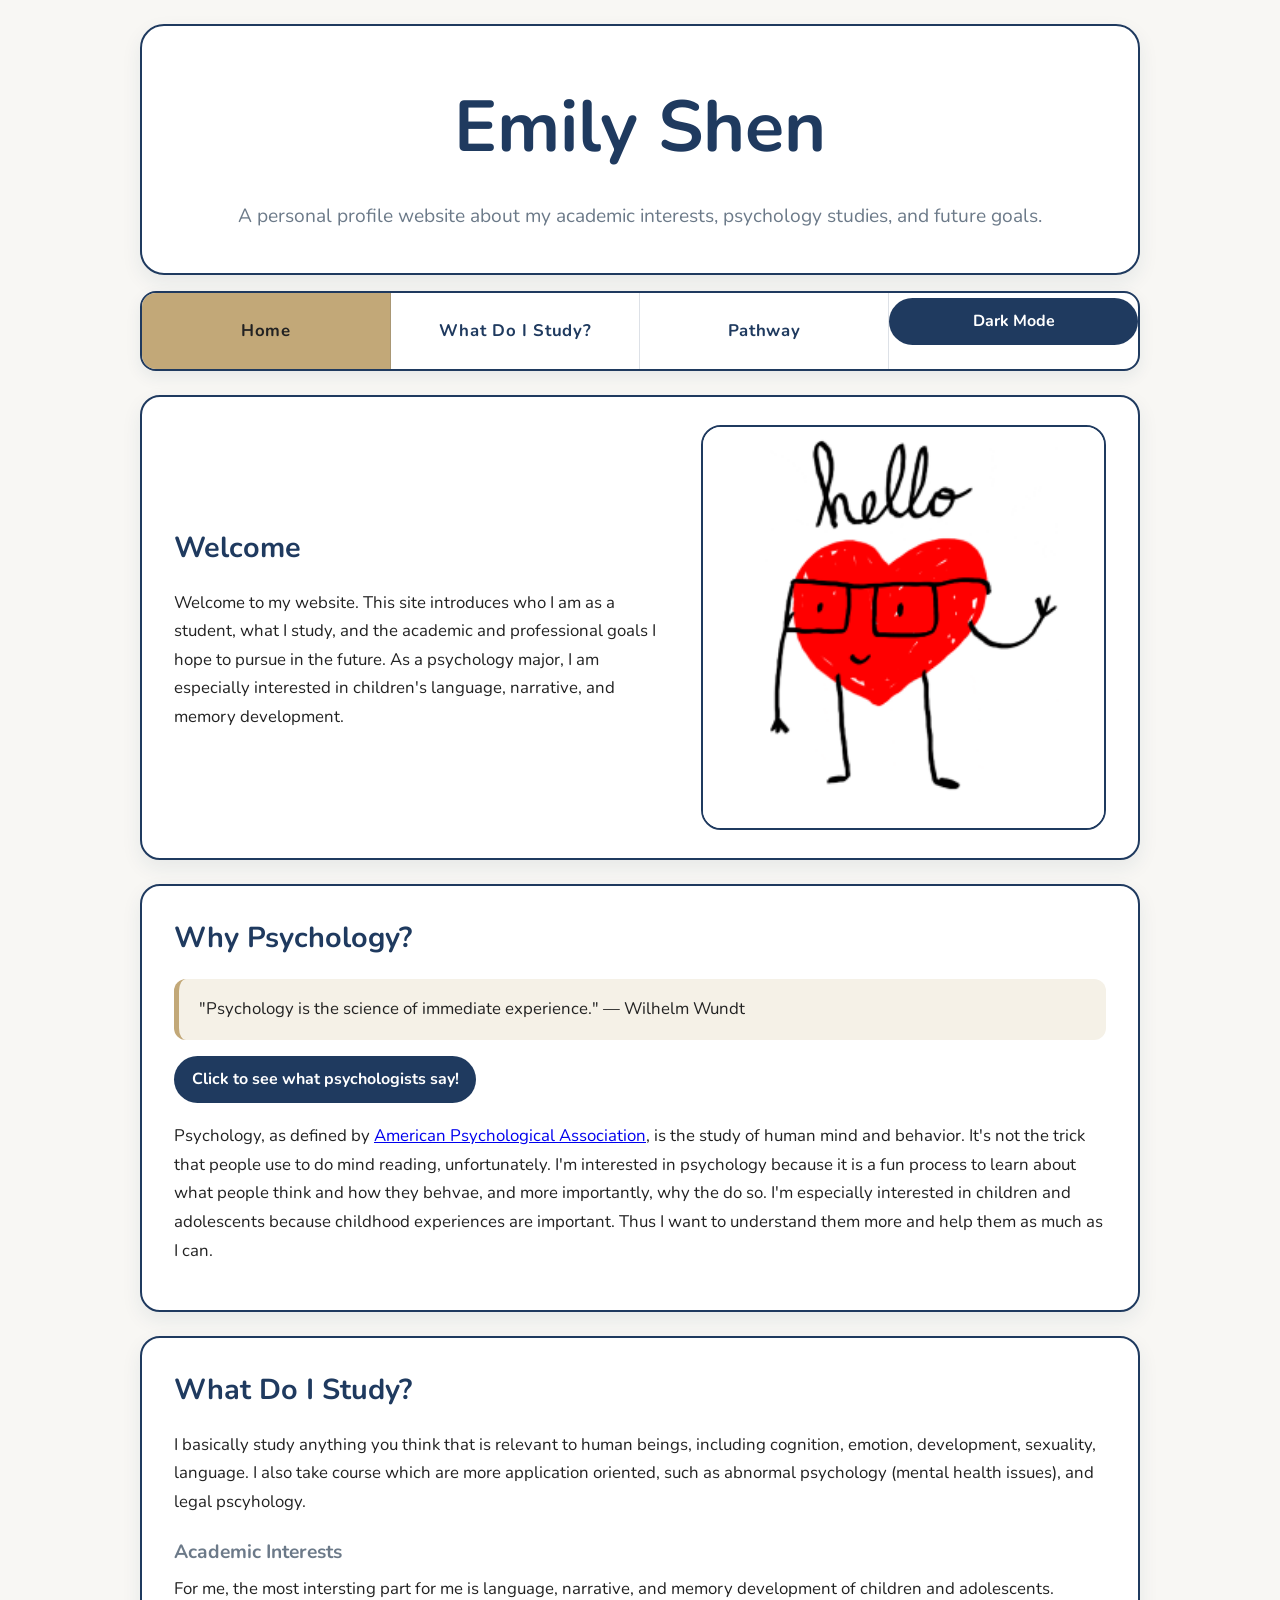
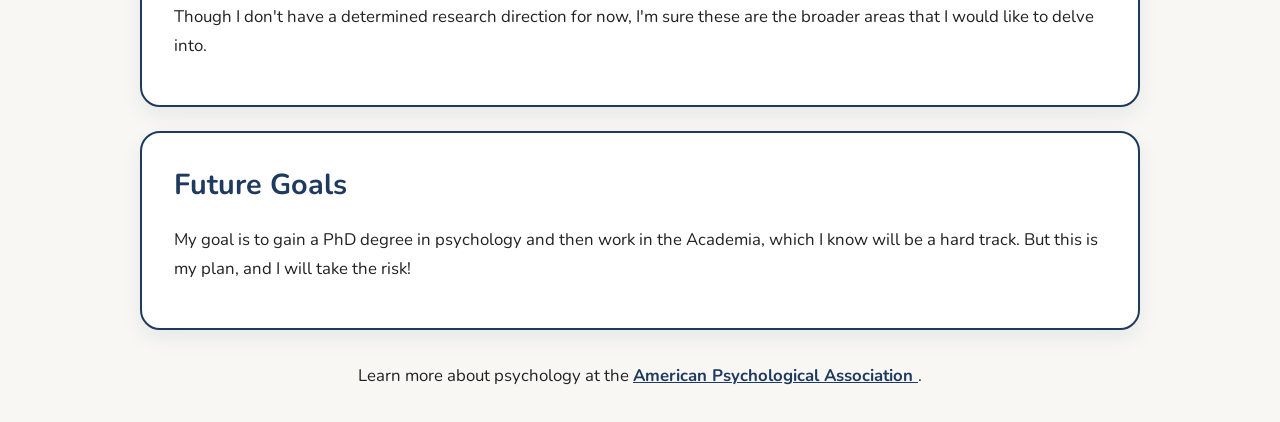
<file: index.html>
<!DOCTYPE html>
<html lang="en">
  <head>
    <meta charset="utf-8">
    <title>Psychology Pathways</title>
    <meta name="viewport" content="width=device-width, initial-scale=1.0">
    <link rel="icon" type="image/png" href="images/logo.png">
    <link rel="stylesheet" href="style.css">
  </head>

  <body>
    <header class="heading-container">
      <h1>Emily Shen</h1>
      <p>A personal profile website about my academic interests, psychology studies, and future goals.</p>
    </header>

    <div class="menu">
      <nav class="menu-container" aria-label="Main navigation">
        <a href="index.html" class="menu-selected">Home</a>
        <a href="psychology.html">What Do I Study?</a>
        <a href="career.html">Pathway</a>
        <button id="modeButton" type="button">Dark Mode</button>
      </nav>
    </div>

    <main>
     <div class="block">
  <div class="media-row">
    <div class="media-text">
      <h2 class="header">Welcome</h2>
      <p>
        Welcome to my website. This site introduces who I am as a student, what I study, and the academic and professional goals I hope to pursue in the future. As a psychology major, I am especially interested in children's language, narrative, and memory development.
      </p>
    </div>

    <div class="media-image">
      <img
        src="images/welcome.gif"
        srcset="images/welcome_2x.gif 2x" 
        width="450"
        height ="450"
        alt="A hand-drawn animated hello graphic with a smiling heart character wearing glasses.">
    </div>
  </div>
</div>

      <div class="block">
        <section>
          <h2 class="header">Why Psychology?</h2>
          <blockquote id="quote">
            "Psychology is the science of immediate experience." — Wilhelm Wundt
          </blockquote>
          <button id="quoteButton" type="button">Click to see what psychologists say!</button>

          <p>
            Psychology, as defined by <a href="https://www.apa.org/">American Psychological Association</a>, is the study of human mind and behavior. It's not the trick that people use to do mind reading, unfortunately. I'm interested in psychology because it is a fun process to learn about what people think and how they behvae, and more importantly, why the do so. I'm especially interested in children and adolescents because childhood experiences are important. Thus I want to understand them more and help them as much as I can. </p>
        </section>
      </div>

      <div class="block">
        <h2 class="header">What Do I Study?</h2>
        <p>
          I basically study anything you think that is relevant to human beings, including cognition, emotion, development, sexuality, language. I also take course which are more application oriented, such as abnormal psychology (mental health issues), and legal pscyhology.
        </p>

        <h3>Academic Interests</h3>
        <p>
          For me, the most intersting part for me is language, narrative, and memory development of children and adolescents. Though I don't have a determined research direction for now, I'm sure these are the broader areas that I would like to delve into.
        </p>
      </div>

      <div class="block">
        <h2 class="header">Future Goals</h2>
        <p>
          My goal is to gain a PhD degree in psychology and then work in the Academia, which I know will be a hard track. But this is my plan, and I will take the risk!
        </p>
      </div>
    </main>

    <footer>
      <p>
        Learn more about psychology at the
        <a href="https://www.apa.org/" target="_blank" rel="noopener noreferrer">
          American Psychological Association
        </a>.
      </p>
    </footer>

    <script src="java.js"></script>
  </body>
</html>
</file>
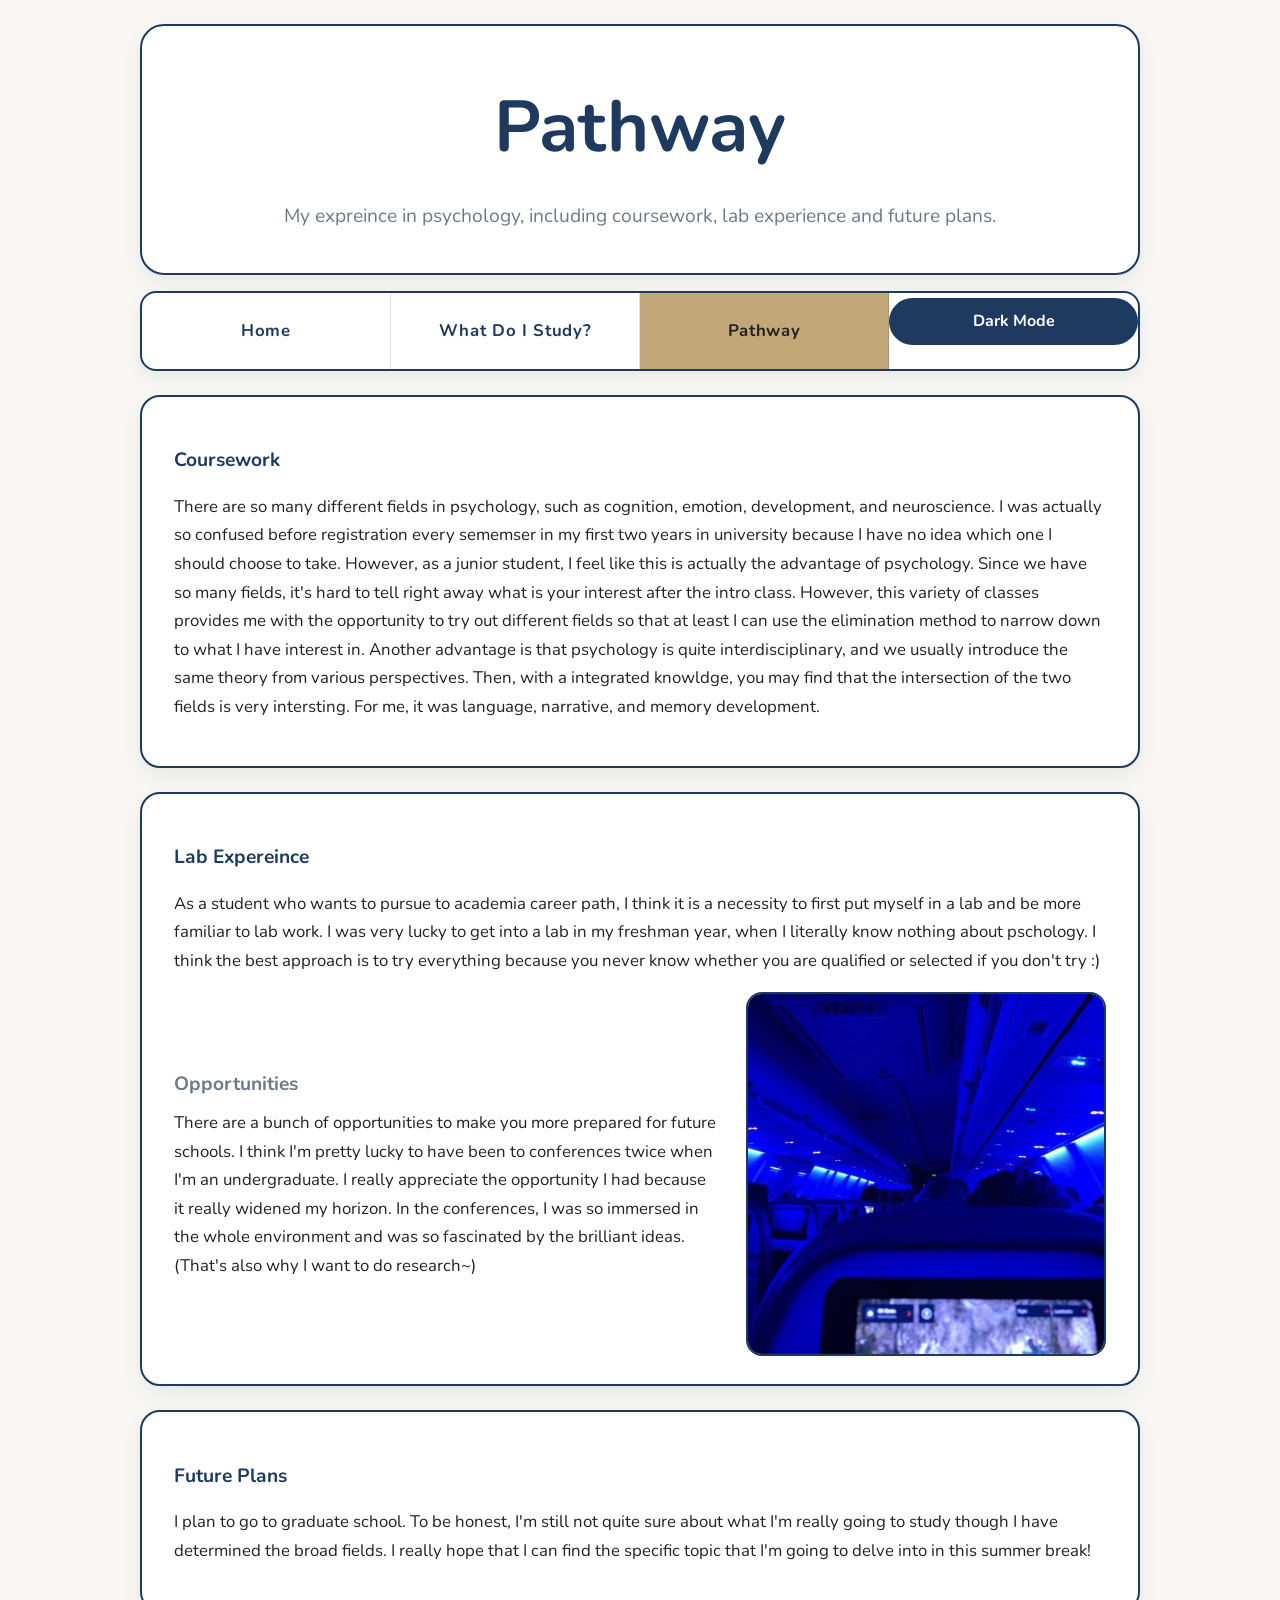
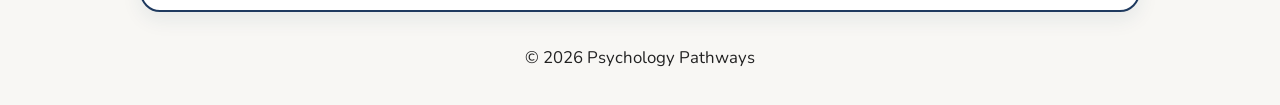
<file: career.html>
<!DOCTYPE html>
<html lang="en">
  <head>
    <meta charset="utf-8">
    <title>Experience | Psychology Pathways</title>
    <meta name="viewport" content="width=device-width, initial-scale=1.0">
    <link rel="icon" type="image/png" href="images/logo.png">
    <link rel="stylesheet" href="style.css">
  </head>

  <body>
    <header class="heading-container">
      <h1>Pathway</h1>
      <p>My expreince in psychology, including coursework, lab experience and future plans.</p>
    </header>

    <div class="menu">
      <nav class="menu-container" aria-label="Main navigation">
        <a href="index.html">Home</a>
        <a href="psychology.html">What Do I Study?</a>
        <a href="career.html" class="menu-selected">Pathway</a>
        <button id="modeButton" type="button">Dark Mode</button>
      </nav>
    </div>

    <main>
      <div class="block">
        <h3 class="header">Coursework</h3>
        <p>
          There are so many different fields in psychology, such as cognition, emotion, development, and neuroscience. I was actually so confused before registration every sememser in my first two years in university because I have no idea which one I should choose to take. However, as a junior student, I feel like this is actually the advantage of psychology. Since we have so many fields, it's hard to tell right away what is your interest after the intro class. However, this variety of classes provides me with the opportunity to try out different fields so that at least I can use the elimination method to narrow down to what I have interest in. Another advantage is that psychology is quite interdisciplinary, and we usually introduce the same theory from various perspectives. Then, with a integrated knowldge, you may find that the intersection of the two fields is very intersting. For me, it was language, narrative, and memory development.
        </p>
      </div>

      <div class="block">
        <h3 class="header">Lab Expereince</h3>
        <p>
          As a student who wants to pursue to academia career path, I think it is a necessity to first put myself in a lab and be more familiar to lab work. I was very lucky to get into a lab in my freshman year, when I literally know nothing about pschology. I think the best approach is to try everything because you never know whether you are qualified or selected if you don't try :)
        </p>

      <div class="photo">
        <div class="photo-text">
          <h3>Opportunities</h3>
          <p>
            There are a bunch of opportunities to make you more prepared for future schools. I think I'm pretty lucky to have been to conferences twice when I'm an undergraduate. I really appreciate the opportunity I had because it really widened my horizon. In the conferences, I was so immersed in the whole environment and was so fascinated by the brilliant ideas. (That's also why I want to do research~)
          </p>
        </div>

        <img
          src="images/waytoconference.jpg"
          srcset="images/waytoconference_2x.jpg 2x"
          width="800"
          height="533"
          alt="On my way to a conference, the dark blue light turns the cabin into a nightclub.">
      </div>
    </div>

      <div class="block">
        <h3 class="header">Future Plans</h3>
        <p>
         I plan to go to graduate school. To be honest, I'm still not quite sure about what I'm really going to study though I have determined the broad fields. I really hope that I can find the specific topic that I'm going to delve into in this summer break!
        </p>
      </div>

    </main>

    <footer>
      <p>&copy; 2026 Psychology Pathways</p>
    </footer>

    <script src="java.js"></script>
  </body>

</html>
</file>
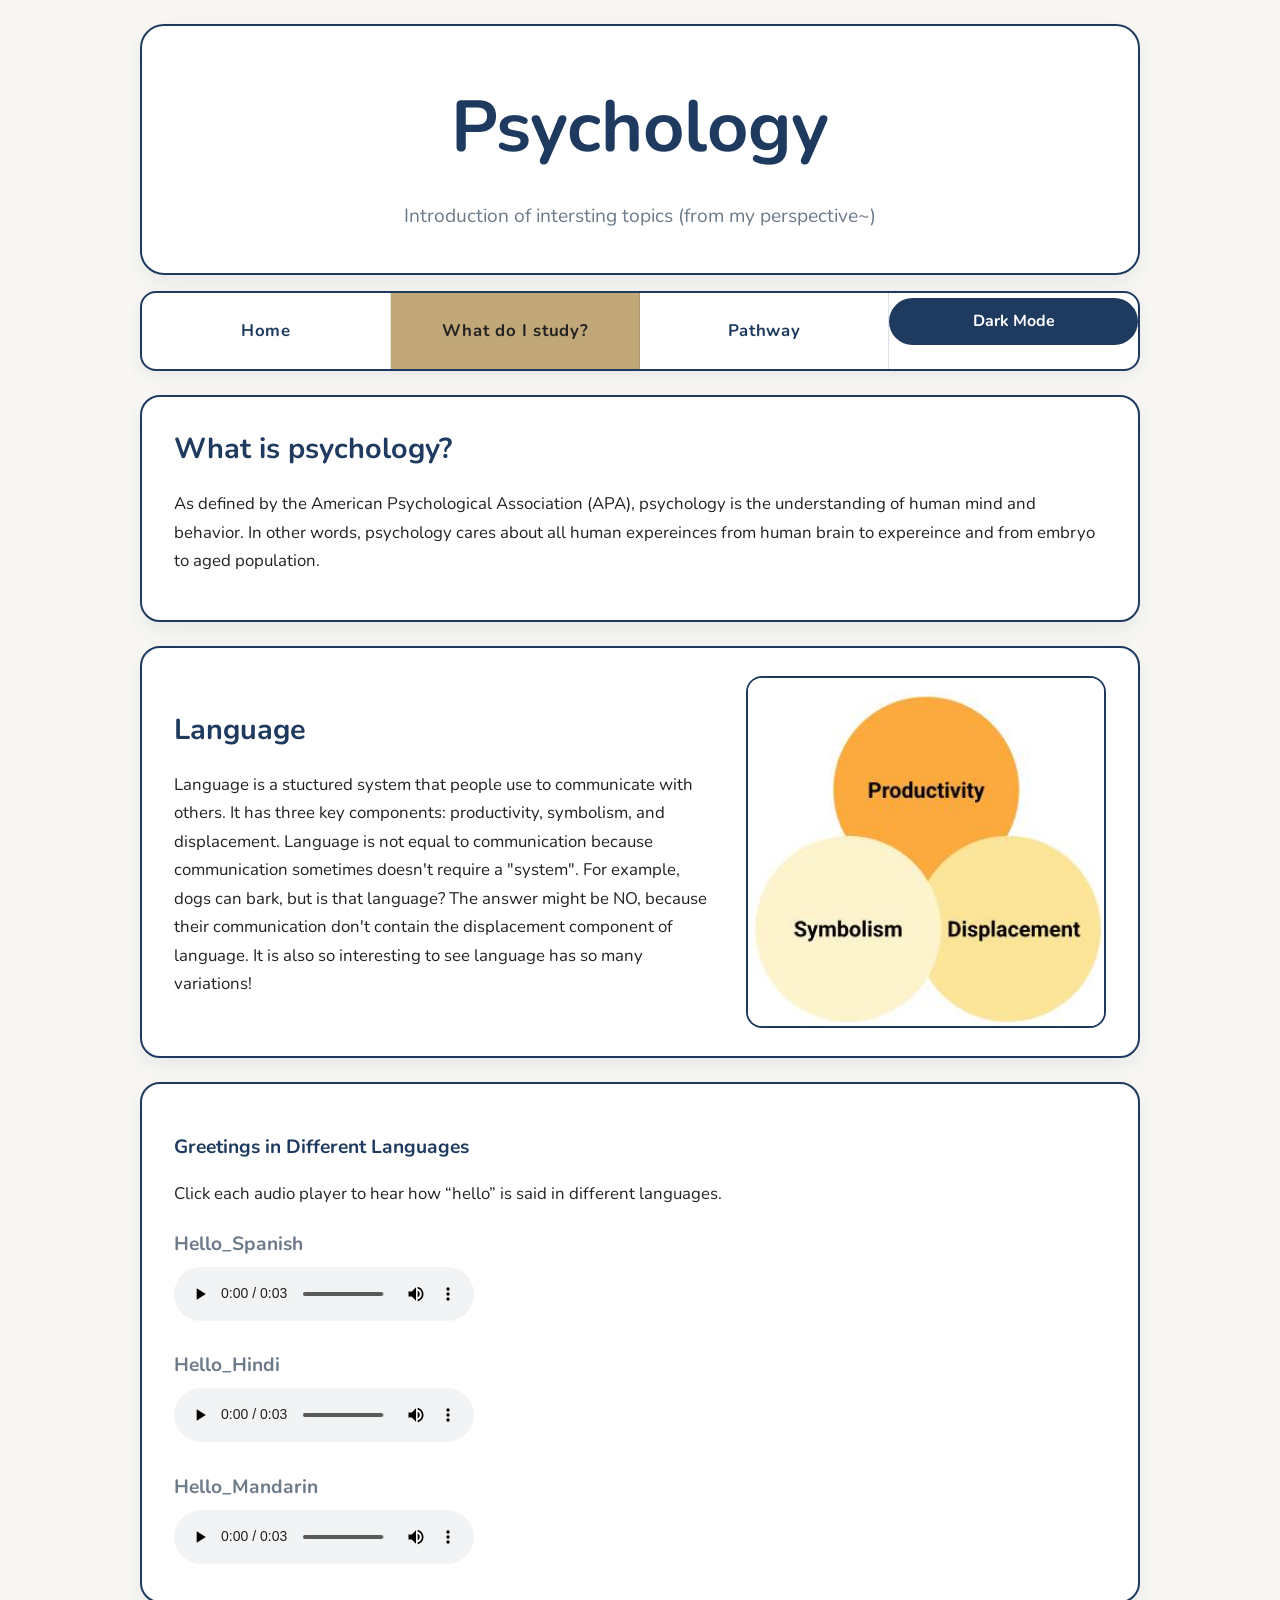
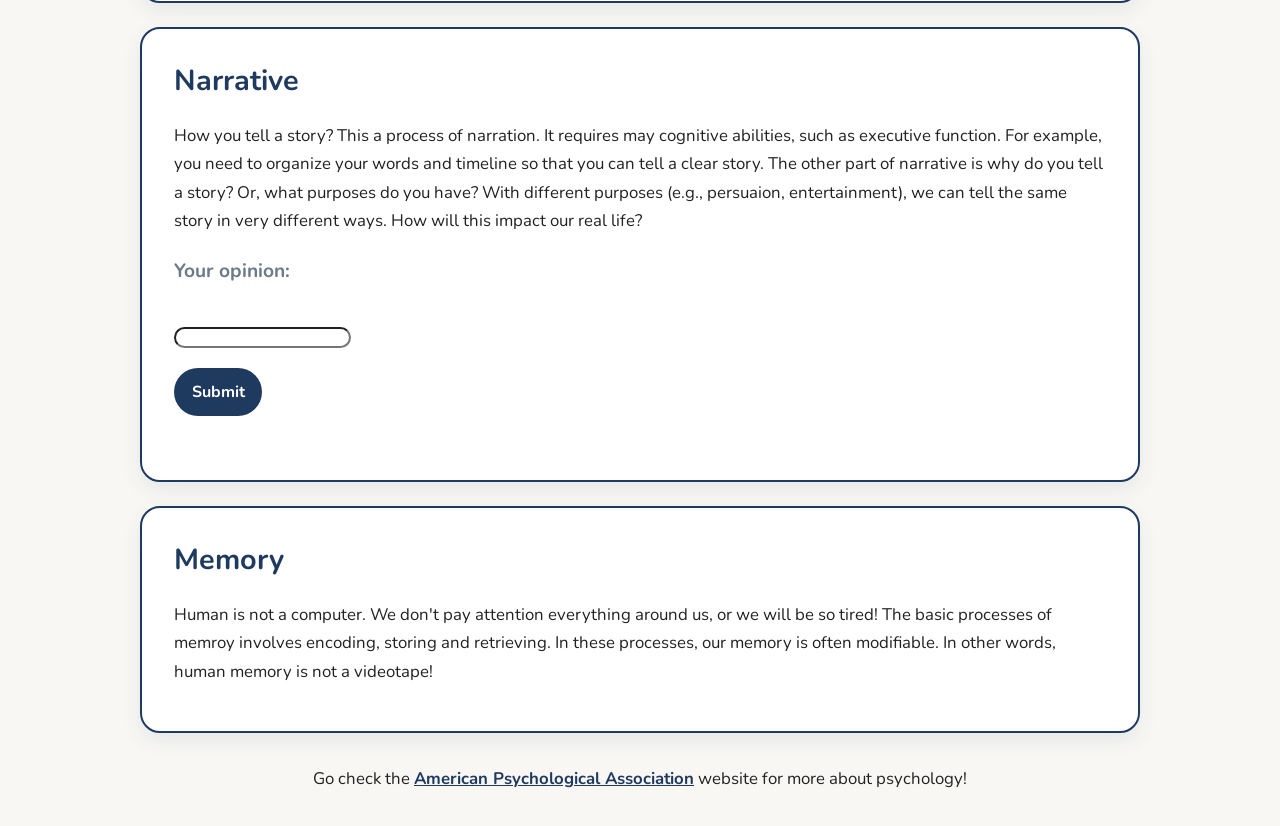
<file: psychology.html>
<!DOCTYPE html>

<html lang="en">
  <head>
    <meta charset="utf-8">
    <title>Psychology Pathways</title>
    <meta name="viewport" content="width=device-width, initial-scale=1.0">
    <link rel="icon" type="image/png" href="images/logo.png">
    <link rel="stylesheet" href="style.css">
  </head>

  <body>
    <header class="heading-container">
    <h1>Psychology</h1>
    <p> Introduction of intersting topics (from my perspective~)</p>
    </header>

    <div class="menu">
      <nav class="menu-container" aria-label="Main navigation">
        <a href="index.html">Home</a>
        <a href="psychology.html" class="menu-selected">What do I study?</a>
        <a href="career.html">Pathway</a>
        <button id="modeButton" type="button">Dark Mode</button>
      </nav>
    </div>

      <main>
      <div class="block">
        <section>
        <h2 class="header">What is psychology?</h2>

        <p>As defined by the American Psychological Association (APA), psychology is the understanding of human mind and behavior. In other words, psychology cares about all human expereinces from human brain to expereince and from embryo to aged population.</p>
        </section>  
      </div>

      <div class="block">  
        <div class="photo">
        <div class="photo-text">
        <h2 class="header">Language</h2>
        <p>Language is a stuctured system that people use to communicate with others. It has three key components: productivity, symbolism, and displacement. Language is not equal to communication because communication sometimes doesn't require a "system". For example, dogs can bark, but is that language? The answer might be NO, because their communication don't contain the displacement component of language. It is also so interesting to see language has so many variations!</p>
      </div>
      <img
          src="images/language.jpg"
          srcset="images/language_2x.png 2x"
          width="690"
          height="674"
          alt="A cyclic diagram os productivity,symbolism, and displacement.">
      </div>
      </div>

          <section class="block">
      <h3 class="header">Greetings in Different Languages</h3>
      <p>Click each audio player to hear how “hello” is said in different languages.</p>

      <h3>Hello_Spanish</h3>
      <audio controls>
        <source src="audio/Hello_Spanish.mp3" type="audio/mpeg">
        Your browser does not support the audio element.
      </audio>

      <h3>Hello_Hindi</h3>
      <audio controls>
        <source src="audio/Hello_Hindi.mp3" type="audio/mpeg">
        Your browser does not support the audio element.
      </audio>

      <h3>Hello_Mandarin</h3>
      <audio controls>
        <source src="audio/Hello_China_Mandarin.mp3" type="audio/mpeg">
        Your browser does not support the audio element.
      </audio>
    </section>

      <div class="block">
        <h2 class="header">Narrative</h2>
        <p>How you tell a story? This a process of narration. It requires may cognitive abilities, such as executive function. For example, you need to organize your words and timeline so that you can tell a clear story. The other part of narrative is why do you tell a story? Or, what purposes do you have? With different purposes (e.g., persuaion, entertainment), we can tell the same story in very different ways. How will this impact our real life?</p>
        <h3>Your opinion:</h3>
        <form action="https://formspree.io/f/mvzdbkep" method="post">
        <p>
         <label for="OpinionOnNarrative"></label><br>
              <input type="text" id="OpinionOnNarrative" name="OpinionOnNarrative" required>
        </p>
        <p>
              <button type="submit">Submit</button>
        </p>
      </form>
      </div>

      <div class="block">
        <h2 class="header">Memory</h2>
        <p>Human is not a computer. We don't pay attention everything around us, or we will be so tired! The basic processes of memroy involves encoding, storing and retrieving. In these processes, our memory is often modifiable. In other words, human memory is not a videotape!</p>
      </div>


      </main>

      <footer>
        <p>Go check the <a href="https://www.apa.org/">American Psychological Association</a> website for more about psychology!</p>
      </footer>

      <script src="java.js"></script>
      </body>
      
</html>
</file>
<file: style.css>
@font-face {
  font-family: "Nunito";
  src: url("fonts/Nunito/Nunito-VariableFont_wght.ttf");
}

:root {
  --primary: #1F3A5F;
  --secondary: #6C7A89;
  --background: #F8F7F4;
  --text: #222222;
  --accent: #C2A878;
  --white: #ffffff;
  --border: #1F3A5F;
  --shadow: rgba(31, 58, 95, 0.08);
}

* {
  box-sizing: border-box;
}

body {
  margin: 0;
  background-color: var(--background);
  color: var(--text);
  font-family: "Nunito", Arial, sans-serif;
  line-height: 1.7;
}

/* overall page width */
main,
footer,
.heading-container,
.menu {
  width: min(92%, 1000px);
  margin-left: auto;
  margin-right: auto;
}

/* heading */
.heading-container {
  margin-top: 1.5rem;
  margin-bottom: 1rem;
  padding: 2.5rem 1.5rem;
  background-color: var(--white);
  border: 2px solid var(--border);
  border-radius: 24px;
  text-align: center;
  box-shadow: 0 8px 20px var(--shadow);
}

h1 {
  margin: 0;
  font-size: clamp(2.5rem, 6vw, 4.5rem);
  color: var(--primary);
}

.heading-container p {
  margin-top: 0.75rem;
  margin-bottom: 0;
  font-size: 1.2rem;
  color: var(--secondary);
}

/* dark and light mode */
.dark-mode {
  background-color: #1c1c1c;
  color: #f4f4f4;
}

.dark-mode .heading-container,
.dark-mode .menu-container,
.dark-mode .block {
  background-color: #2b2b2b;
  border-color: #c2a878;
}

.dark-mode h1,
.dark-mode h2,
.dark-mode h3,
.dark-mode p,
.dark-mode blockquote {
  color: #f4f4f4;
}

.dark-mode .menu-container a {
  color: #f4f4f4;
}

.dark-mode .menu-container a:visited {
  color: #f4f4f4;
}

.dark-mode .menu-container a:hover {
  background-color: #c2a878;
  color: #1c1c1c;
}

.dark-mode blockquote {
  background-color: #3a3a3a;
  border-left-color: #c2a878;
}

.dark-mode button {
  background-color: #c2a878;
  color: #1c1c1c;
}

/* text */
h2 {
  font-size: 1.8rem;
  margin-top: 0;
}

h3 {
  font-size: 1.2rem;
  color: var(--secondary);
  margin-bottom: 0.4rem;
}

p {
  font-size: 1.05rem;
  color: var(--text);
  margin-top: 0;
}

/* menu */
.menu {
  margin: 1rem auto 1.5rem auto;
}

.menu-container {
  display: grid;
  grid-template-columns: repeat(4, 1fr);
  align-items: center;
  text-align: center;
  background-color: var(--white);
  border: 2px solid var(--border);
  border-radius: 16px;
  overflow: hidden;
  box-shadow: 0 6px 16px var(--shadow);
}

.menu-container a {
  display: flex;
  justify-content: center;
  align-items: center;
  min-height: 76px;
  padding: 1rem;
  text-decoration: none;
  color: var(--primary);
  font-size: 1.05rem;
  font-weight: 700;
  letter-spacing: 0.04em;
  border-right: 1px solid rgba(31, 58, 95, 0.15);
  transition: background-color 0.25s ease, color 0.25s ease, transform 0.2s ease;
}

.menu-container a:last-child {
  border-right: none;
}

.menu-container a:visited {
  color: var(--primary);
}

.menu-container a:hover {
  background-color: var(--primary);
  color: var(--white);
}

.menu-container a:active {
  background-color: var(--accent);
  color: var(--text);
}

nav a.menu-selected:link,
nav a.selcted:visited{
  background-color: #C2A878;
  color: var(--text);
}
/* main content */
main {
  display: grid;
  gap: 1.5rem;
  margin-bottom: 2rem;
}

.block {
  background-color: var(--white);
  border: 2px solid var(--border);
  border-radius: 20px;
  padding: 1.75rem 2rem;
  box-shadow: 0 8px 20px var(--shadow);
}

.header {
  color: var(--primary);
  margin-bottom: 1rem;
}

.photo {
  display: grid;
  grid-template-columns: 1.2fr 0.8fr;
  gap: 1.5rem;
  align-items: center;
}

.photo-text h3 {
  margin-top: 0;
  margin-bottom: 0.5rem;
}

.photo-text p {
  margin-bottom: 0;
}

.photo img {
  width: 100%;
  max-width: 360px;
  height: auto;
  justify-self: end;
  border-radius: 16px;
  border: 2px solid var(--border);
  display: block;
}

@media (max-width: 700px) {
  .photo {
    grid-template-columns: 1fr;
  }

  .photo img {
    justify-self: center;
    max-width: 100%;
  }
}

.media-row {
  display: grid;
  grid-template-columns: 1.1fr 0.9fr;
  gap: 2rem;
  align-items: center;
}

.media-text h2,
.media-text .header {
  margin-top: 0;
}

.media-text p {
  margin-bottom: 0;
}

.media-image {
  display: flex;
  justify-content: center;
  align-items: center;
}

.media-image img {
  width: 100%;
  max-width: 420px;
  height: auto;
  display: block;
  border: 2px solid var(--border);
  border-radius: 20px;
}

/* mobile */
@media (max-width: 700px) {
  .media-row {
    grid-template-columns: 1fr;
  }

  .media-image img {
    max-width: 100%;
  }
}

/* quote section */
blockquote {
  margin: 0 0 1rem 0;
  padding: 1rem 1.25rem;
  background-color: #f5f1e7;
  border-left: 5px solid var(--accent);
  border-radius: 12px;
  color: var(--text);
  font-size: 1.05rem;
}

button {
  margin-bottom: 1.2rem;
  padding: 0.8rem 1.1rem;
  border: none;
  border-radius: 999px;
  background-color: var(--primary);
  color: var(--white);
  font-family: "Nunito", Arial, sans-serif;
  font-size: 1rem;
  font-weight: 700;
  cursor: pointer;
  transition: background-color 0.25s ease, transform 0.2s ease;
}

button:hover {
  background-color: var(--accent);
  color: var(--text);
}

button:active {
  background-color: var(--secondary);
  color: var(--white);
}

#OpinionOnNarrative{
  border-radius: 16px;
}

/* footer */
footer {
  margin-top: 1rem;
  margin-bottom: 2rem;
  text-align: center;
  color: var(--secondary);
}

footer a {
  color: var(--primary);
  font-weight: 700;
}

footer a:hover {
  color: var(--accent);
}

/* mobile */
@media (max-width: 700px) {
  .heading-container {
    padding: 2rem 1.2rem;
  }

  .heading-container p {
    font-size: 1.05rem;
  }

  .menu-container {
    grid-template-columns: 1fr;
  }

  .menu-container a {
    min-height: 64px;
    border-right: none;
    border-bottom: 1px solid rgba(31, 58, 95, 0.15);
  }

  .menu-container a:last-child {
    border-bottom: none;
  }

  .block {
    padding: 1.4rem 1.2rem;
  }

  h2 {
    font-size: 1.5rem;
  }
}
</file>
